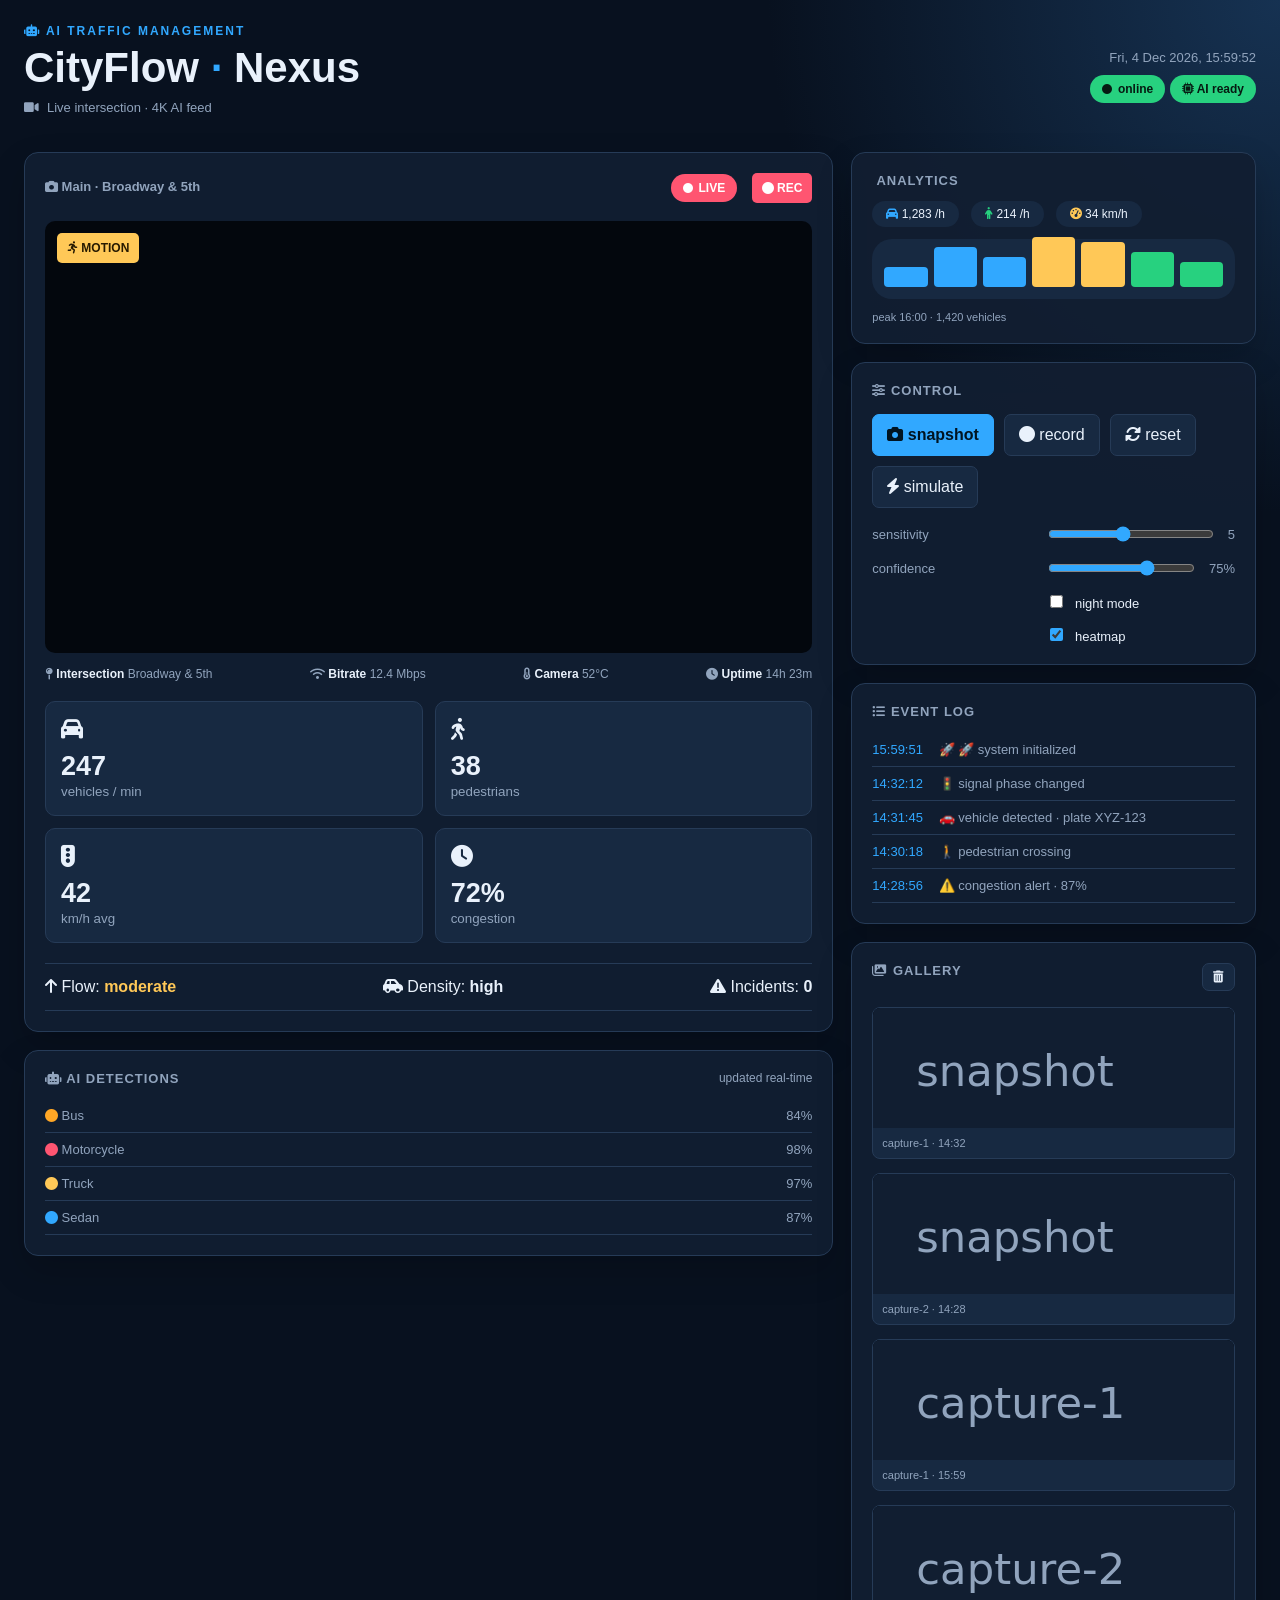
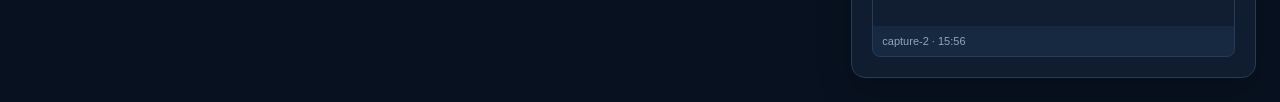
<file: index.html>
<!DOCTYPE html>
<html lang="en">
<head>
  <meta charset="UTF-8" />
  <meta name="viewport" content="width=device-width, initial-scale=1.0"/>
  <title>AI Traffic · Smart City</title>
  <!-- Font Awesome for icons -->
  <link rel="stylesheet" href="https://cdnjs.cloudflare.com/ajax/libs/font-awesome/6.0.0-beta3/css/all.min.css" />
  <!-- main stylesheet -->
  <link rel="stylesheet" href="style.css" />
</head>
<body>
<div class="app" id="app">
  <!-- HEADER -->
  <header class="header">
    <div>
      <p class="eyebrow"><i class="fas fa-robot"></i> AI TRAFFIC MANAGEMENT</p>
      <h1>CityFlow <span style="color:var(--blue);">·</span> Nexus</h1>
      <p class="subtitle"><i class="fas fa-video" style="margin-right:8px;"></i>Live intersection · 4K AI feed</p>
    </div>
    <div class="header-right">
      <div class="datetime" id="liveDateTime">Loading …</div>
      <span class="status online" id="globalStatus"><i class="fas fa-circle" style="font-size:10px;margin-right:6px;"></i>online</span>
      <span class="ai-status ready" id="aiStatus"><i class="fas fa-microchip"></i> AI ready</span>
    </div>
  </header>

  <!-- DASHBOARD GRID -->
  <div class="dashboard">
    <!-- LEFT COLUMN: CAMERA + METRICS -->
    <section>
      <div class="camera-card">
        <div style="display:flex;justify-content:space-between;align-items:center;">
          <div>
            <h2 id="cameraName"><i class="fas fa-camera"></i> Main · Broadway & 5th</h2>
          </div>
          <div>
            <span class="live-dot"><i class="fas fa-circle" style="font-size:10px;margin-right:6px;"></i>LIVE</span>
            <span class="recording-badge" id="recBadge" style="display:inline-block;position:static;margin-left:10px;animation:blink 1s infinite;"><i class="fas fa-circle"></i> REC</span>
          </div>
        </div>
        <div class="video-wrapper" id="videoWrapper">
          <video id="cctvFeed" autoplay muted playsinline></video>
          <canvas id="overlayCanvas"></canvas>
          <div class="loading" id="loadingOverlay"><i class="fas fa-spinner fa-pulse fa-2x"></i> <span style="margin-left:12px;">acquiring stream …</span></div>
          <div class="motion-indicator" id="motionIndicator"><i class="fas fa-running"></i> MOTION</div>
        </div>

        <!-- camera info row -->
        <div class="camera-info">
          <span><i class="fas fa-map-pin"></i> <strong>Intersection</strong> Broadway & 5th</span>
          <span><i class="fas fa-wifi"></i> <strong>Bitrate</strong> 12.4 Mbps</span>
          <span><i class="fas fa-thermometer-half"></i> <strong>Camera</strong> 52°C</span>
          <span><i class="fas fa-clock"></i> <strong>Uptime</strong> 14h 23m</span>
        </div>

        <!-- METRICS GRID -->
        <div class="metric-grid">
          <div class="metric"><span class="metric-icon"><i class="fas fa-car"></i></span><strong id="vehicleCount">247</strong><small>vehicles / min</small></div>
          <div class="metric"><span class="metric-icon"><i class="fas fa-person-walking"></i></span><strong id="pedestrianCount">38</strong><small>pedestrians</small></div>
          <div class="metric"><span class="metric-icon"><i class="fas fa-traffic-light"></i></span><strong id="avgSpeed">42</strong><small>km/h avg</small></div>
          <div class="metric"><span class="metric-icon"><i class="fas fa-clock"></i></span><strong id="congestionLevel">72%</strong><small>congestion</small></div>
        </div>

        <!-- traffic summary -->
        <div class="traffic-summary">
          <span><i class="fas fa-arrow-up"></i> Flow: <strong class="medium" id="flowLabel">moderate</strong></span>
          <span><i class="fas fa-car-side"></i> Density: <strong id="densityLabel">high</strong></span>
          <span><i class="fas fa-exclamation-triangle"></i> Incidents: <strong id="incidentCount">0</strong></span>
        </div>
      </div>

      <!-- detection list -->
      <div class="panel" style="margin-top:18px;">
        <div style="display:flex;justify-content:space-between;">
          <h3><i class="fas fa-robot"></i> AI DETECTIONS</h3>
          <span style="color:var(--muted);font-size:12px;">updated real-time</span>
        </div>
        <ul id="scanResults" class="detection-list">
          <li><span><i class="fas fa-car" style="color:var(--blue);"></i> Sedan · silver</span><span>95%</span></li>
          <li><span><i class="fas fa-truck" style="color:var(--yellow);"></i> Delivery van</span><span>87%</span></li>
          <li><span><i class="fas fa-person-walking" style="color:var(--green);"></i> Pedestrian</span><span>99%</span></li>
          <li><span><i class="fas fa-motorcycle" style="color:var(--red);"></i> Motorcycle</span><span>78%</span></li>
        </ul>
        <div class="empty" id="emptyDetection" style="display:none;">no objects detected</div>
      </div>
    </section>

    <!-- RIGHT COLUMN: ANALYTICS + CONTROLS + GALLERY -->
    <aside>
      <div class="analytics-card">
        <h3><i class="fas fa-chart-simple"></i> ANALYTICS</h3>
        <div style="display:flex;gap:12px;flex-wrap:wrap;margin:12px 0;">
          <span style="background:var(--panel-light);padding:6px 14px;border-radius:30px;font-size:12px;"><i class="fas fa-car" style="color:var(--blue);"></i> 1,283 /h</span>
          <span style="background:var(--panel-light);padding:6px 14px;border-radius:30px;font-size:12px;"><i class="fas fa-person" style="color:var(--green);"></i> 214 /h</span>
          <span style="background:var(--panel-light);padding:6px 14px;border-radius:30px;font-size:12px;"><i class="fas fa-tachometer-alt" style="color:var(--yellow);"></i> 34 km/h</span>
        </div>
        <!-- dummy mini chart representation (graphic) -->
        <div style="background:var(--panel-light);border-radius:20px;padding:12px;margin:12px 0;display:flex;align-items:flex-end;height:60px;gap:6px;">
          <div style="flex:1;height:20px;background:var(--blue);border-radius:4px;"></div>
          <div style="flex:1;height:40px;background:var(--blue);border-radius:4px;"></div>
          <div style="flex:1;height:30px;background:var(--blue);border-radius:4px;"></div>
          <div style="flex:1;height:50px;background:var(--yellow);border-radius:4px;"></div>
          <div style="flex:1;height:45px;background:var(--yellow);border-radius:4px;"></div>
          <div style="flex:1;height:35px;background:var(--green);border-radius:4px;"></div>
          <div style="flex:1;height:25px;background:var(--green);border-radius:4px;"></div>
        </div>
        <div style="color:var(--muted);font-size:11px;">peak 16:00 · 1,420 vehicles</div>
      </div>

      <!-- control panel -->
      <div class="panel">
        <h3><i class="fas fa-sliders-h"></i> CONTROL</h3>
        <div class="button-grid">
          <button class="primary" id="snapshotBtn"><i class="fas fa-camera"></i> snapshot</button>
          <button id="toggleRecBtn"><i class="fas fa-circle"></i> record</button>
          <button id="resetBtn"><i class="fas fa-sync-alt"></i> reset</button>
          <button id="simulateBtn"><i class="fas fa-bolt"></i> simulate</button>
        </div>
        <div class="settings-grid">
          <label for="sensitivity">sensitivity</label>
          <div class="range-control">
            <input type="range" id="sensitivity" min="1" max="10" value="5">
            <span id="sensVal">5</span>
          </div>
          <label for="detectionThreshold">confidence</label>
          <div class="range-control">
            <input type="range" id="detectionThreshold" min="30" max="95" value="75">
            <span id="thrVal">75%</span>
          </div>
          <label class="checkbox"><input type="checkbox" id="nightMode"> night mode</label>
          <label class="checkbox"><input type="checkbox" id="heatmapToggle" checked> heatmap</label>
        </div>
      </div>

      <!-- EVENT LOG -->
      <div class="panel">
        <h3><i class="fas fa-list-ul"></i> EVENT LOG</h3>
        <ul class="event-log" id="eventLog">
          <li><time>14:32:12</time> 🚦 signal phase changed</li>
          <li><time>14:31:45</time> 🚗 vehicle detected · plate XYZ-123</li>
          <li><time>14:30:18</time> 🚶 pedestrian crossing</li>
          <li><time>14:28:56</time> ⚠️ congestion alert · 87%</li>
        </ul>
      </div>

      <!-- GALLERY -->
      <div class="panel" style="margin-top:18px;">
        <div style="display:flex;justify-content:space-between;">
          <h3><i class="fas fa-images"></i> GALLERY</h3>
          <button class="small-button" id="clearGalleryBtn"><i class="fas fa-trash-alt"></i></button>
        </div>
        <div class="gallery-grid" id="galleryGrid">
          <!-- dynamically filled -->
          <div class="file-card"><img src="data:image/svg+xml,%3Csvg xmlns='http://www.w3.org/2000/svg' width='100' height='100'%3E%3Crect fill='%23111e31' width='100' height='100'/%3E%3Ctext x='12' y='55' fill='%2391a4bd' font-size='12' font-family='sans'%3Esnapshot%3C/text%3E%3C/svg%3E" alt="placeholder"><p>capture-1 · 14:32</p></div>
          <div class="file-card"><img src="data:image/svg+xml,%3Csvg xmlns='http://www.w3.org/2000/svg' width='100' height='100'%3E%3Crect fill='%23111e31' width='100' height='100'/%3E%3Ctext x='12' y='55' fill='%2391a4bd' font-size='12' font-family='sans'%3Esnapshot%3C/text%3E%3C/svg%3E" alt="placeholder"><p>capture-2 · 14:28</p></div>
        </div>
      </div>
    </aside>
  </div>
</div>

<!-- JavaScript modules -->
<script src="camera.js"></script>
<script src="ai-engine.js"></script>
<script src="ui-controller.js"></script>
<script src="data-manager.js"></script>
<script src="app.js"></script>
</body>
</html>
</file>
<file: style.css>
/* style.css – master styles (copied from root with enhancements) */
:root {
  --bg: #08111f;
  --panel: #111e31;
  --panel-light: #172941;
  --border: #263b57;
  --text: #e9f1fb;
  --muted: #91a4bd;
  --blue: #31a8ff;
  --green: #27d17f;
  --red: #ff5571;
  --yellow: #ffc857;
}

* { box-sizing: border-box; }

body {
  margin: 0;
  padding: 24px;
  color: var(--text);
  background: radial-gradient(circle at top right, #163252 0, transparent 32rem), var(--bg);
  font-family: Inter, Arial, sans-serif;
  min-height: 100vh;
}

.app {
  width: min(1400px, 100%);
  margin: auto;
}

.header, .section-heading, .camera-info, .traffic-summary {
  display: flex;
  align-items: center;
  justify-content: space-between;
  gap: 16px;
}

.header { margin-bottom: 24px; }

.eyebrow {
  color: var(--blue);
  font-size: 12px;
  font-weight: bold;
  letter-spacing: 2px;
  margin: 0 0 6px;
}

h1, h2, h3, p { margin-top: 0; }
h1 { margin-bottom: 8px; font-size: clamp(26px, 4vw, 42px); }
h2 { margin-bottom: 4px; font-size: 19px; }
h3 { color: var(--muted); font-size: 13px; text-transform: uppercase; letter-spacing: 1px; }

.subtitle, .section-heading span, #cameraName { color: var(--muted); font-size: 13px; }
.header-right { text-align: right; }
.datetime { color: var(--muted); font-size: 13px; margin-bottom: 10px; }

.status, .ai-status, .live-dot {
  display: inline-block;
  border-radius: 20px;
  padding: 7px 12px;
  font-size: 12px;
  font-weight: bold;
}
.status.online, .ai-status.ready { color: #061b12; background: var(--green); }
.status.offline, .ai-status { color: #ffdbe1; background: #672639; }
.live-dot { color: white; background: var(--red); }

.dashboard {
  display: grid;
  grid-template-columns: minmax(0, 2fr) minmax(300px, 1fr);
  gap: 18px;
}

.camera-card, .analytics-card, .panel {
  border: 1px solid var(--border);
  border-radius: 14px;
  background: rgba(17, 30, 49, .94);
  box-shadow: 0 15px 35px rgba(0,0,0,.18);
  padding: 20px;
}

.video-wrapper {
  position: relative;
  min-height: 300px;
  margin-top: 18px;
  overflow: hidden;
  border-radius: 10px;
  background: #03070d;
  aspect-ratio: 16 / 9;
}

video, #overlayCanvas {
  position: absolute;
  inset: 0;
  width: 100%;
  height: 100%;
  object-fit: cover;
}
#overlayCanvas { pointer-events: none; }

.loading {
  position: absolute;
  inset: 0;
  display: grid;
  place-items: center;
  color: var(--muted);
  background: rgba(3,7,13,.7);
}

.motion-indicator, .recording-badge {
  position: absolute;
  display: none;
  padding: 8px 10px;
  border-radius: 5px;
  font-size: 12px;
  font-weight: bold;
}
.motion-indicator { left: 12px; top: 12px; color: #271a00; background: var(--yellow); }
.recording-badge { top: 12px; right: 12px; color: white; background: var(--red); animation: blink 1s infinite; display: inline-block; }

@keyframes blink { 50% { opacity: .35; } }

.camera-info { flex-wrap: wrap; margin-top: 14px; color: var(--muted); font-size: 12px; }
.camera-info strong { color: var(--text); }

.metric-grid {
  display: grid;
  grid-template-columns: 1fr 1fr;
  gap: 12px;
  margin: 20px 0;
}
.metric {
  padding: 15px;
  border: 1px solid var(--border);
  border-radius: 10px;
  background: var(--panel-light);
}
.metric-icon { display: block; font-size: 22px; margin-bottom: 8px; }
.metric strong { display: block; font-size: 27px; }
.metric small { color: var(--muted); }

.traffic-summary {
  padding: 14px 0;
  border-top: 1px solid var(--border);
  border-bottom: 1px solid var(--border);
}
.traffic-summary strong.low { color: var(--green); }
.traffic-summary strong.medium { color: var(--yellow); }
.traffic-summary strong.high { color: var(--red); }

.detection-list { margin-top: 20px; }
#scanResults, .event-log { padding: 0; margin: 0; list-style: none; }
#scanResults li {
  display: flex;
  justify-content: space-between;
  padding: 9px 0;
  border-bottom: 1px solid var(--border);
  color: var(--muted);
  font-size: 13px;
}
.empty { color: var(--muted); font-size: 13px; padding: 10px 0; }

.panel { margin-top: 18px; }

.button-grid {
  display: flex;
  flex-wrap: wrap;
  gap: 10px;
  margin-top: 16px;
}
button, select, input { font: inherit; }
button, select {
  border: 1px solid var(--border);
  border-radius: 7px;
  padding: 11px 14px;
  color: var(--text);
  background: var(--panel-light);
  cursor: pointer;
}
button:hover:not(:disabled) { border-color: var(--blue); transform: translateY(-1px); }
button:disabled { cursor: not-allowed; opacity: .4; }
button.primary {
  color: #001421;
  border-color: var(--blue);
  background: var(--blue);
  font-weight: bold;
}
.small-button { padding: 6px 10px; font-size: 12px; }

.settings-grid {
  display: grid;
  grid-template-columns: 160px minmax(180px, 1fr);
  align-items: center;
  gap: 14px;
  margin-top: 16px;
  color: var(--muted);
  font-size: 13px;
}
.range-control { display: flex; align-items: center; gap: 12px; }
input[type="range"] { width: min(320px, 100%); accent-color: var(--blue); }
.checkbox { grid-column: 2; color: var(--text); }
.checkbox input { accent-color: var(--blue); margin-right: 8px; }

.event-log { max-height: 180px; overflow-y: auto; margin-top: 14px; }
.event-log li { padding: 9px 0; border-bottom: 1px solid var(--border); color: var(--muted); font-size: 13px; }
.event-log time { color: var(--blue); margin-right: 12px; }

.gallery-grid {
  display: grid;
  grid-template-columns: repeat(auto-fill, minmax(180px, 1fr));
  gap: 14px;
  margin-top: 16px;
}
.file-card {
  overflow: hidden;
  border: 1px solid var(--border);
  border-radius: 8px;
  background: var(--panel-light);
}
.file-card img, .file-card video {
  display: block;
  width: 100%;
  height: 120px;
  object-fit: cover;
  background: #03070d;
}
.file-card p { margin: 0; padding: 9px; color: var(--muted); font-size: 11px; }

@media (max-width: 850px) {
  body { padding: 14px; }
  .dashboard { grid-template-columns: 1fr; }
  .header { align-items: flex-start; flex-direction: column; }
  .header-right { text-align: left; }
}
@media (max-width: 500px) {
  .settings-grid { grid-template-columns: 1fr; }
  .checkbox { grid-column: 1; }
}
</file>
